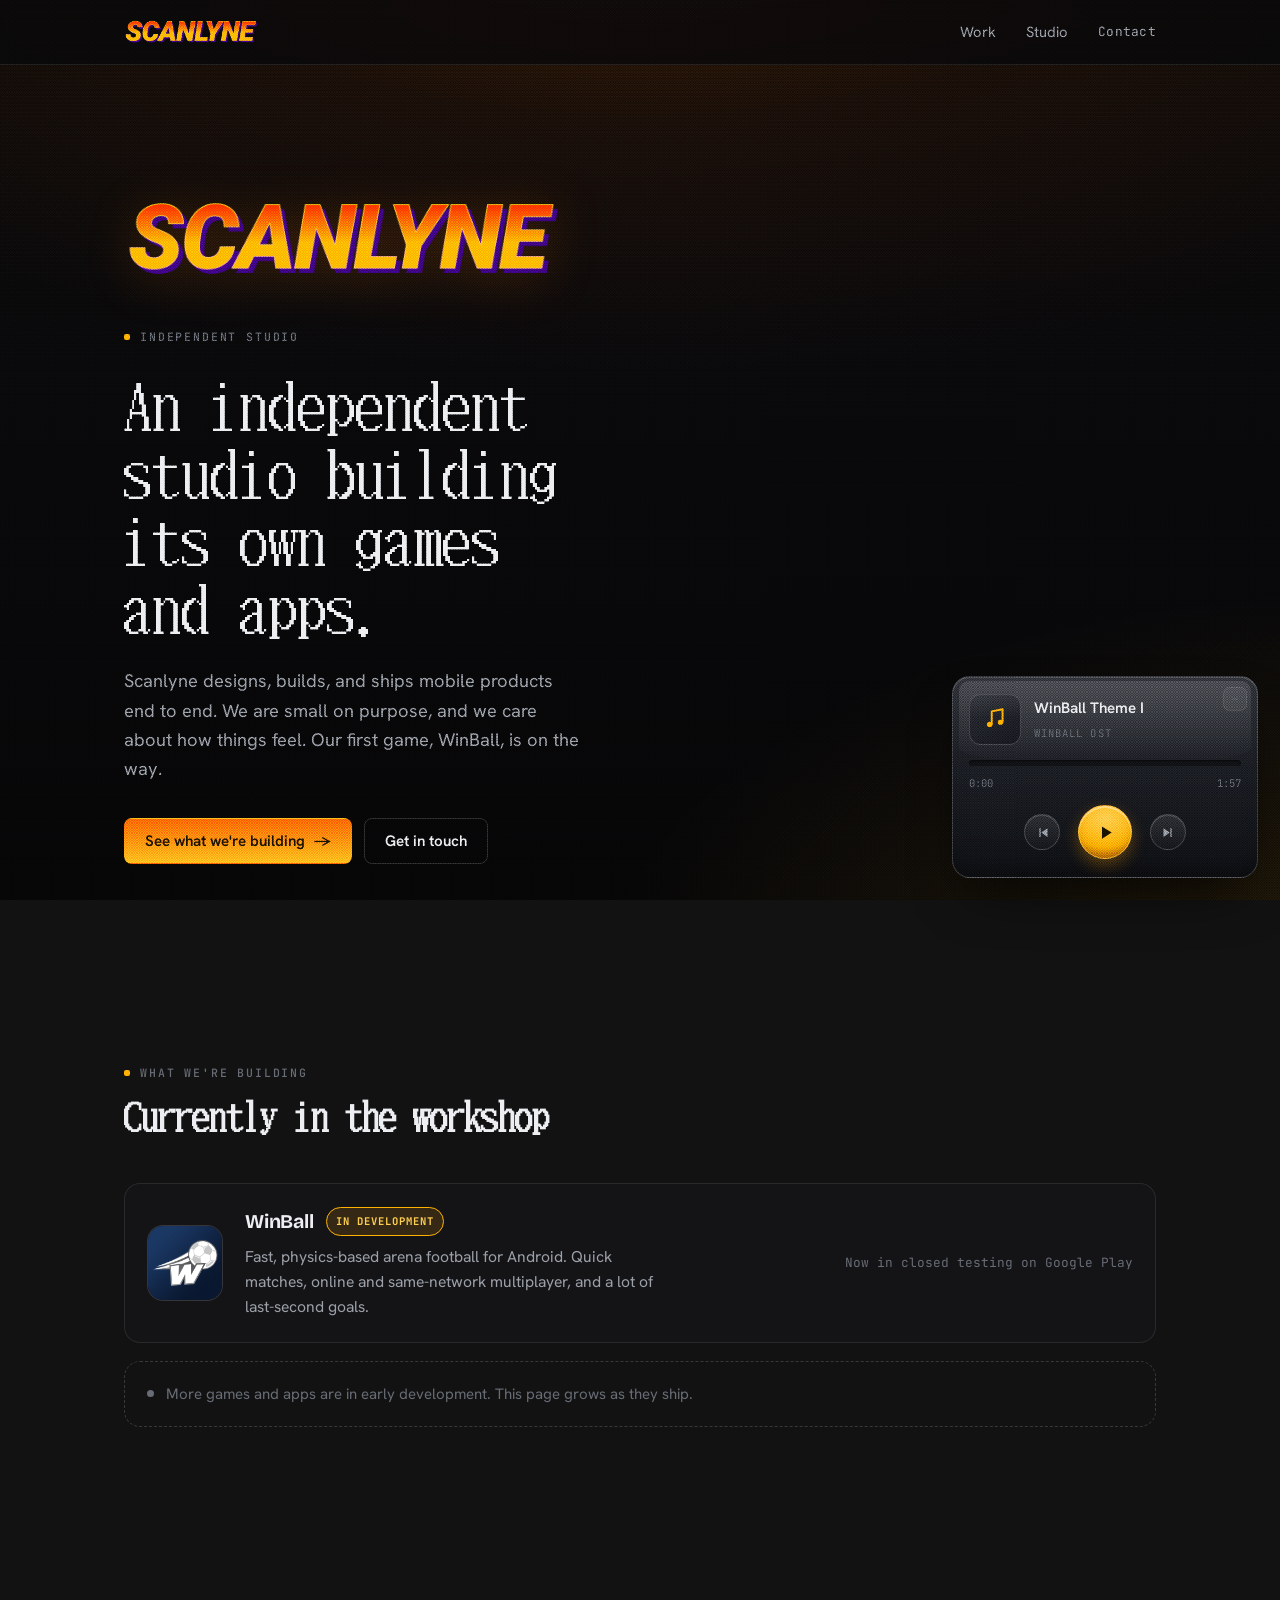
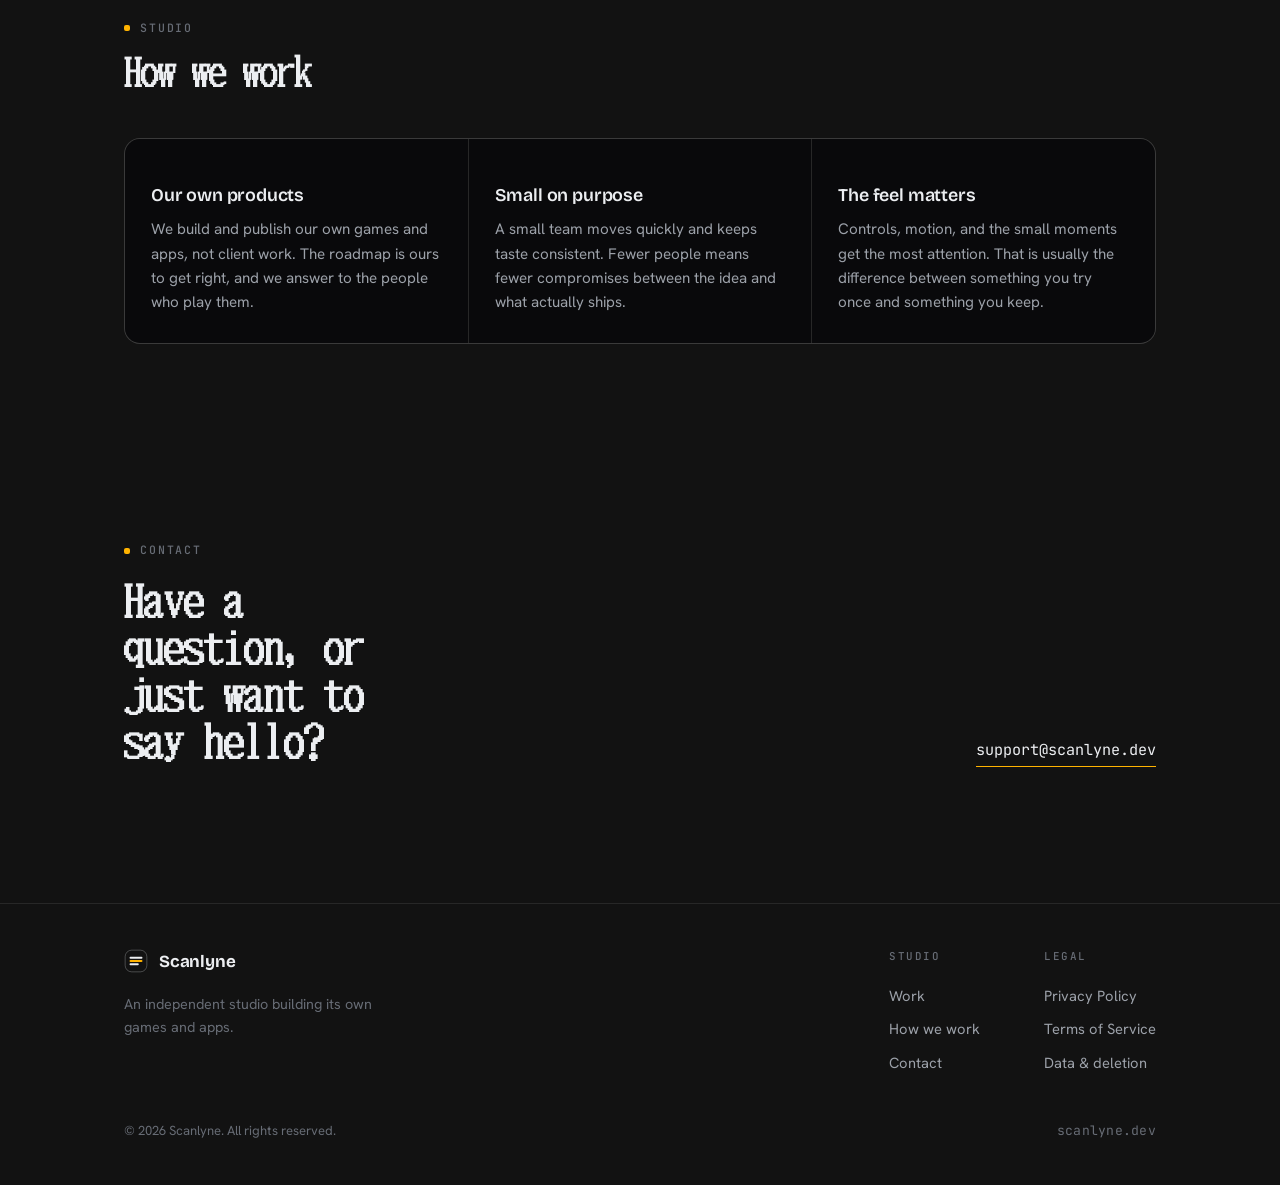
<file: index.html>
<!DOCTYPE html>
<html lang="en">
<head>
<meta charset="utf-8">
<meta name="viewport" content="width=device-width, initial-scale=1">
<title>Scanlyne — Independent games & apps studio</title>
<meta name="description" content="Scanlyne is an independent studio that designs, builds, and ships its own mobile games and apps. First game: WinBall.">
<meta name="theme-color" content="#09090b">
<meta property="og:title" content="Scanlyne">
<meta property="og:description" content="An independent studio building its own games and apps.">
<meta property="og:type" content="website">
<meta property="og:url" content="https://scanlyne.dev">
<link rel="icon" href="data:image/svg+xml,%3Csvg xmlns='http://www.w3.org/2000/svg' viewBox='0 0 26 26'%3E%3Crect x='1' y='1' width='24' height='24' rx='7' fill='%2309090b'/%3E%3Cpath d='M7 9.5h12' stroke='%23eceef1' stroke-width='2' stroke-linecap='round'/%3E%3Cpath d='M7 13h12' stroke='%23ffb300' stroke-width='2' stroke-linecap='round'/%3E%3Cpath d='M7 16.5h8' stroke='%23eceef1' stroke-width='2' stroke-linecap='round'/%3E%3C/svg%3E">
<link rel="preconnect" href="https://fonts.googleapis.com">
<link rel="preconnect" href="https://fonts.gstatic.com" crossorigin>
<link href="https://fonts.googleapis.com/css2?family=Bricolage+Grotesque:opsz,wght@12..96,500;12..96,600;12..96,700&family=Hanken+Grotesk:wght@400;500;600&family=JetBrains+Mono:wght@500&display=swap" rel="stylesheet">
<link rel="stylesheet" href="/styles.css">
</head>
<body>

<header class="site-header">
  <div class="wrap">
    <a class="brand" href="/" aria-label="Scanlyne home">
      <img class="brand-logo" src="/assets/scanlyne-logo.png" alt="Scanlyne" width="984" height="190">
    </a>
    <nav class="nav" aria-label="Primary">
      <a href="#work">Work</a>
      <a href="#studio">Studio</a>
      <a class="mono contact-link" href="mailto:support@scanlyne.dev">Contact</a>
    </nav>
  </div>
</header>

<main>
  <!-- Hero -->
  <section class="hero">
    <div class="wrap">
      <img class="hero-logo reveal" data-d="1" src="/assets/scanlyne-logo.png" alt="Scanlyne" width="984" height="190">
      <p class="eyebrow reveal" data-d="2">Independent studio</p>
      <h1 class="display reveal" data-d="2">An independent studio building its own games and apps.</h1>
      <p class="lead reveal" data-d="3">Scanlyne designs, builds, and ships mobile products end to end. We are small on purpose, and we care about how things feel. Our first game, WinBall, is on the way.</p>
      <div class="hero-cta reveal" data-d="4">
        <a class="btn btn-primary" href="#work">See what we're building <span class="arrow" aria-hidden="true">→</span></a>
        <a class="btn btn-ghost" href="mailto:support@scanlyne.dev">Get in touch</a>
      </div>
    </div>
  </section>

  <!-- Work -->
  <section class="section" id="work">
    <div class="wrap">
      <div class="section-head">
        <p class="eyebrow">What we're building</p>
        <h2 class="display">Currently in the workshop</h2>
      </div>

      <div class="work-list">
        <article class="product">
          <div class="thumb"><img src="/assets/winball.png" alt="WinBall app icon" width="76" height="76"></div>
          <div class="pbody">
            <div class="pname">WinBall <span class="chip">In development</span></div>
            <p class="pdesc">Fast, physics-based arena football for Android. Quick matches, online and same-network multiplayer, and a lot of last-second goals.</p>
          </div>
          <span class="plink">Now in closed testing on Google Play</span>
        </article>
      </div>

      <div class="more-note">
        <span class="dot" aria-hidden="true"></span>
        More games and apps are in early development. This page grows as they ship.
      </div>
    </div>
  </section>


  <!-- Studio -->
  <section class="section" id="studio">
    <div class="wrap">
      <div class="section-head">
        <p class="eyebrow">Studio</p>
        <h2 class="display">How we work</h2>
      </div>

      <div class="approach">
        <div class="cell">
          <h3>Our own products</h3>
          <p>We build and publish our own games and apps, not client work. The roadmap is ours to get right, and we answer to the people who play them.</p>
        </div>
        <div class="cell">
          <h3>Small on purpose</h3>
          <p>A small team moves quickly and keeps taste consistent. Fewer people means fewer compromises between the idea and what actually ships.</p>
        </div>
        <div class="cell">
          <h3>The feel matters</h3>
          <p>Controls, motion, and the small moments get the most attention. That is usually the difference between something you try once and something you keep.</p>
        </div>
      </div>
    </div>
  </section>

  <!-- Contact -->
  <section class="section" id="contact">
    <div class="wrap">
      <div class="contact">
        <div>
          <p class="eyebrow" style="margin-bottom:18px">Contact</p>
          <h2 class="display">Have a question, or just want to say hello?</h2>
        </div>
        <a class="mailto" href="mailto:support@scanlyne.dev">support@scanlyne.dev</a>
      </div>
    </div>
  </section>
</main>

<footer class="site-footer">
  <div class="wrap">
    <div class="footer-grid">
      <div class="footer-brand">
        <a class="brand" href="/" aria-label="Scanlyne home">
          <svg class="mark" width="24" height="24" viewBox="0 0 26 26" fill="none" aria-hidden="true">
            <rect x="1.25" y="1.25" width="23.5" height="23.5" rx="7" stroke="currentColor" stroke-opacity="0.28"/>
            <path d="M7 9.5h12" stroke="currentColor" stroke-width="2" stroke-linecap="round"/>
            <path d="M7 13h12" stroke="#ffb300" stroke-width="2" stroke-linecap="round"/>
            <path d="M7 16.5h8" stroke="currentColor" stroke-width="2" stroke-linecap="round"/>
          </svg>
          <span class="name">Scanlyne</span>
        </a>
        <p>An independent studio building its own games and apps.</p>
      </div>
      <div class="footer-cols">
        <div class="footer-col">
          <h4>Studio</h4>
          <a href="#work">Work</a>
          <a href="#studio">How we work</a>
          <a href="mailto:support@scanlyne.dev">Contact</a>
        </div>
        <div class="footer-col">
          <h4>Legal</h4>
          <a href="/privacy">Privacy Policy</a>
          <a href="/terms">Terms of Service</a>
          <a href="/delete-account">Data &amp; deletion</a>
        </div>
      </div>
    </div>
    <div class="footer-base">
      <span>© 2026 Scanlyne. All rights reserved.</span>
      <span class="mono">scanlyne.dev</span>
    </div>
  </div>
</footer>

<!-- Floating music player (follows scroll) -->
<div class="aero-dock" id="aeroDock">
  <button type="button" class="aero-bubble" aria-label="Open music player">
    <svg viewBox="0 0 24 24" fill="none" aria-hidden="true">
      <path d="M9 17V5l10-2v12" stroke="currentColor" stroke-width="1.9" stroke-linecap="round" stroke-linejoin="round"/>
      <circle cx="7" cy="17" r="2.4" fill="currentColor"/>
      <circle cx="17" cy="15" r="2.4" fill="currentColor"/>
    </svg>
  </button>

  <div class="aero" role="group" aria-label="Music player">
    <button type="button" class="aero-min" aria-label="Minimize player">
      <svg viewBox="0 0 24 24" fill="none" aria-hidden="true"><path d="M6 12h12" stroke="currentColor" stroke-width="2" stroke-linecap="round"/></svg>
    </button>

    <div class="aero-top">
      <div class="aero-art" aria-hidden="true">
        <svg viewBox="0 0 24 24" fill="none">
          <path d="M9 17V5l10-2v12" stroke="currentColor" stroke-width="1.8" stroke-linecap="round" stroke-linejoin="round"/>
          <circle cx="7" cy="17" r="2.4" fill="currentColor"/>
          <circle cx="17" cy="15" r="2.4" fill="currentColor"/>
        </svg>
      </div>
      <div class="aero-meta">
        <div class="aero-title">WinBall Theme I</div>
        <div class="aero-sub">WinBall OST</div>
      </div>
    </div>

    <div class="aero-progress">
      <div class="aero-trackbar"><div class="aero-fill"></div></div>
      <div class="aero-times"><span class="aero-cur">0:00</span><span class="aero-dur">0:00</span></div>
    </div>

    <div class="aero-controls">
      <button type="button" class="aero-btn sm" aria-label="Previous track">
        <svg viewBox="0 0 24 24" fill="currentColor"><path d="M7 5h2v14H7z M20 5l-10 7 10 7z"/></svg>
      </button>
      <button type="button" class="aero-btn aero-play" aria-label="Play or pause">
        <svg class="i-play" viewBox="0 0 24 24" fill="currentColor"><path d="M8 5v14l11-7z"/></svg>
        <svg class="i-pause" viewBox="0 0 24 24" fill="currentColor"><path d="M7 5h4v14H7z M13 5h4v14h-4z"/></svg>
      </button>
      <button type="button" class="aero-btn sm" aria-label="Next track">
        <svg viewBox="0 0 24 24" fill="currentColor"><path d="M15 5h2v14h-2z M4 5l10 7-10 7z"/></svg>
      </button>
    </div>

    <audio preload="metadata"></audio>
  </div>
</div>

<script>
(function () {
  var p = document.querySelector('.aero');
  if (!p) return;
  var audio   = p.querySelector('audio');
  var playBtn = p.querySelector('.aero-play');
  var prevEl  = p.querySelector('[aria-label="Previous track"]');
  var nextEl  = p.querySelector('[aria-label="Next track"]');
  var fill    = p.querySelector('.aero-fill');
  var bar     = p.querySelector('.aero-trackbar');
  var cur     = p.querySelector('.aero-cur');
  var dur     = p.querySelector('.aero-dur');
  var titleEl = p.querySelector('.aero-title');
  var subEl   = p.querySelector('.aero-sub');

  var playlist = [
    { src: '/assets/audio/winball-1.mp3', title: 'WinBall Theme I',   sub: 'WinBall OST' },
    { src: '/assets/audio/winball-2.mp3', title: 'WinBall Theme II',  sub: 'WinBall OST' },
    { src: '/assets/audio/winball-3.mp3', title: 'WinBall Theme III', sub: 'WinBall OST' }
  ];
  var idx = 0;

  function fmt(t) {
    if (!isFinite(t) || isNaN(t)) return '0:00';
    var m = Math.floor(t / 60), s = Math.floor(t % 60);
    return m + ':' + (s < 10 ? '0' : '') + s;
  }
  function load(i, autoplay) {
    idx = (i % playlist.length + playlist.length) % playlist.length;
    var t = playlist[idx];
    audio.src = t.src;
    titleEl.textContent = t.title;
    subEl.textContent = t.sub;
    fill.style.width = '0%'; cur.textContent = '0:00'; dur.textContent = '0:00';
    if (autoplay) audio.play().catch(function () {});
  }

  load(0, false);

  playBtn.addEventListener('click', function () {
    if (audio.paused) { audio.play().catch(function () {}); } else { audio.pause(); }
  });
  prevEl.addEventListener('click', function () { var w = !audio.paused; load(idx - 1, w); });
  nextEl.addEventListener('click', function () { var w = !audio.paused; load(idx + 1, w); });
  audio.addEventListener('play',  function () { p.classList.add('playing'); });
  audio.addEventListener('pause', function () { p.classList.remove('playing'); });
  audio.addEventListener('ended', function () { load(idx + 1, true); });   // auto-advance
  audio.addEventListener('loadedmetadata', function () { dur.textContent = fmt(audio.duration); });
  audio.addEventListener('timeupdate', function () {
    var pct = audio.duration ? (audio.currentTime / audio.duration * 100) : 0;
    fill.style.width = pct + '%';
    cur.textContent = fmt(audio.currentTime);
  });
  bar.addEventListener('click', function (e) {
    if (!audio.duration) return;
    var r = bar.getBoundingClientRect();
    audio.currentTime = Math.min(1, Math.max(0, (e.clientX - r.left) / r.width)) * audio.duration;
  });

  // Minimize to a bubble / expand back.
  var dock   = document.getElementById('aeroDock');
  var minEl  = p.querySelector('.aero-min');
  var bubble = dock ? dock.querySelector('.aero-bubble') : null;
  if (minEl && dock)  minEl.addEventListener('click', function () { dock.classList.add('min'); });
  if (bubble && dock) bubble.addEventListener('click', function () { dock.classList.remove('min'); });
})();
</script>

</body>
</html>
</file>
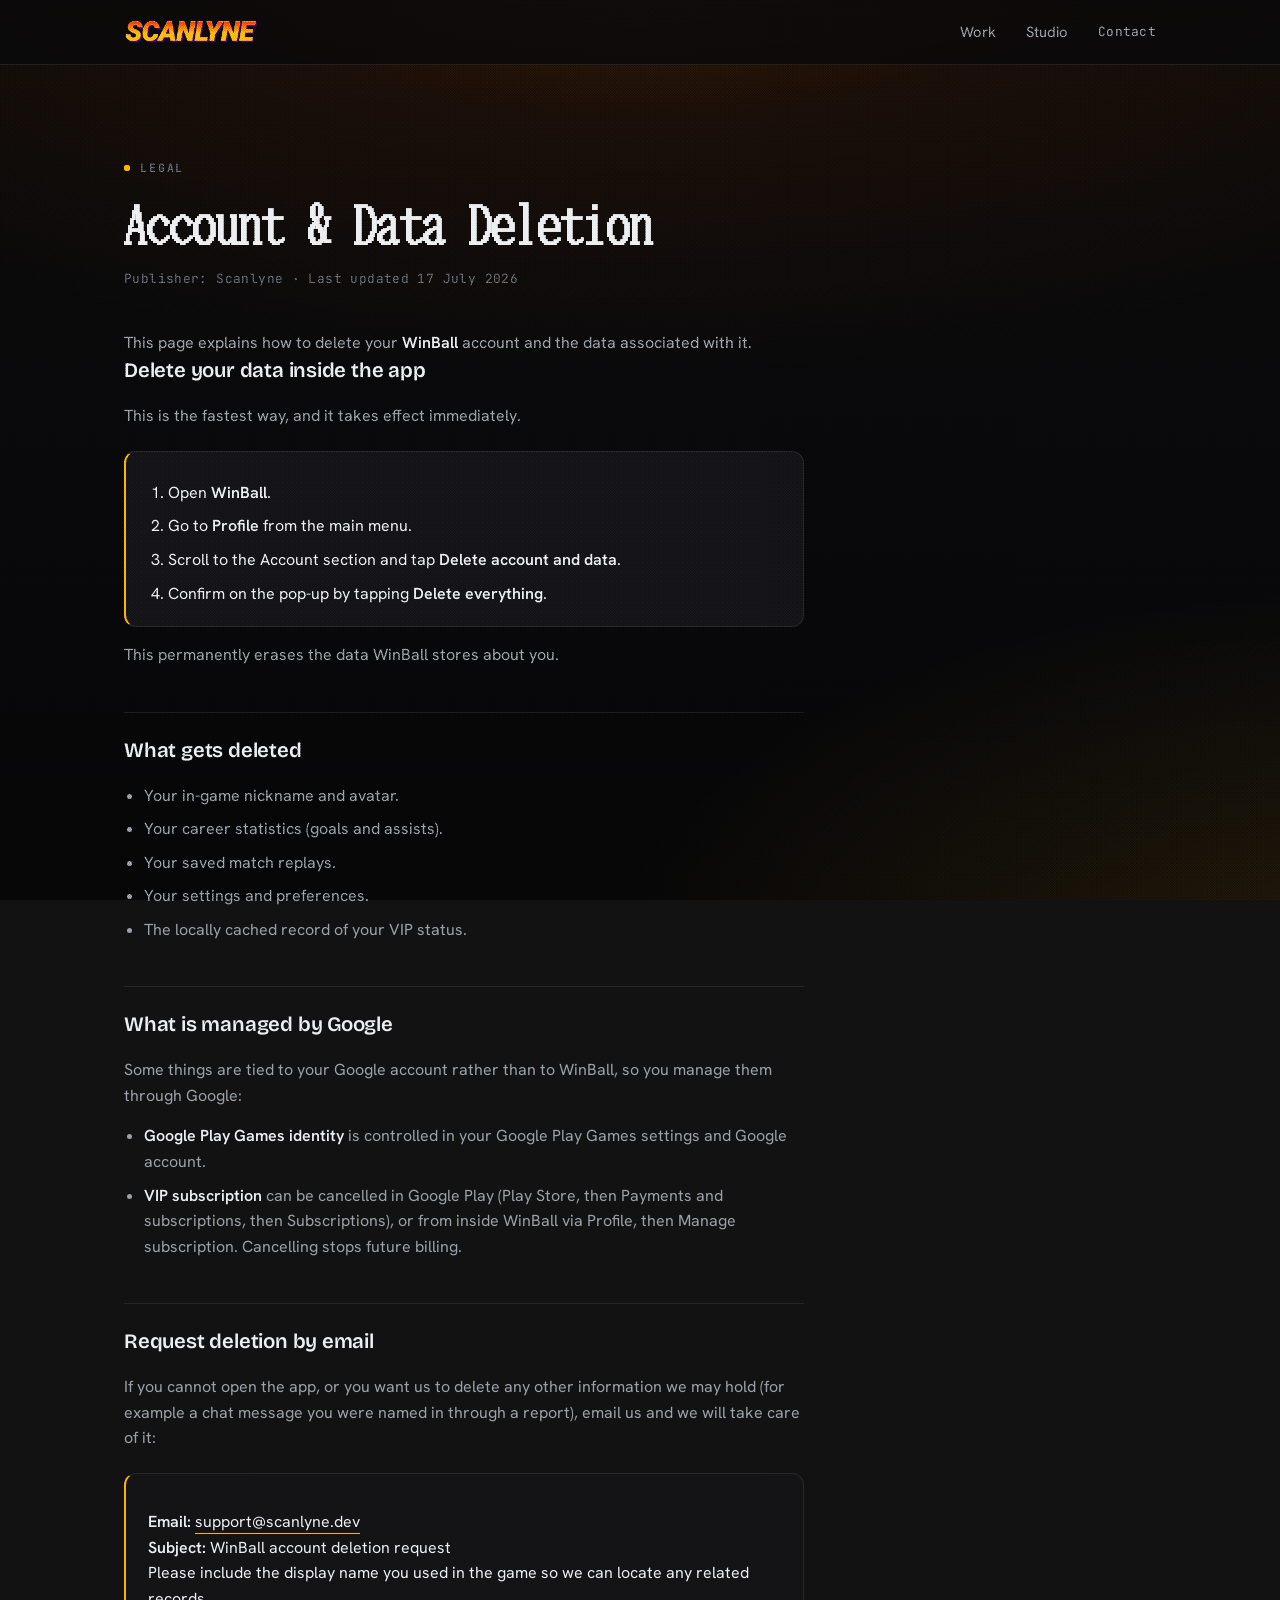
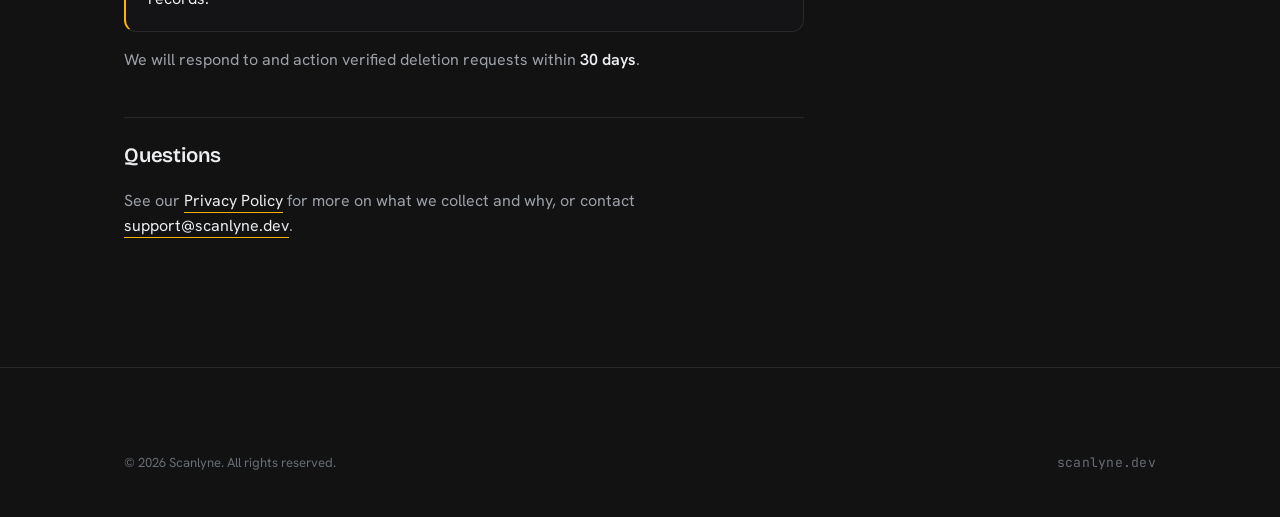
<file: delete-account/index.html>
<!DOCTYPE html>
<html lang="en">
<head>
<meta charset="utf-8">
<meta name="viewport" content="width=device-width, initial-scale=1">
<title>Account & Data Deletion — Scanlyne</title>
<meta name="description" content="How to delete your WinBall account and the data associated with it.">
<meta name="theme-color" content="#09090b">
<link rel="icon" href="data:image/svg+xml,%3Csvg xmlns='http://www.w3.org/2000/svg' viewBox='0 0 26 26'%3E%3Crect x='1' y='1' width='24' height='24' rx='7' fill='%2309090b'/%3E%3Cpath d='M7 9.5h12' stroke='%23eceef1' stroke-width='2' stroke-linecap='round'/%3E%3Cpath d='M7 13h12' stroke='%23ffb300' stroke-width='2' stroke-linecap='round'/%3E%3Cpath d='M7 16.5h8' stroke='%23eceef1' stroke-width='2' stroke-linecap='round'/%3E%3C/svg%3E">
<link rel="preconnect" href="https://fonts.googleapis.com">
<link rel="preconnect" href="https://fonts.gstatic.com" crossorigin>
<link href="https://fonts.googleapis.com/css2?family=Bricolage+Grotesque:opsz,wght@12..96,500;12..96,600;12..96,700&family=Hanken+Grotesk:wght@400;500;600&family=JetBrains+Mono:wght@500&display=swap" rel="stylesheet">
<link rel="stylesheet" href="/styles.css">
</head>
<body>

<header class="site-header">
  <div class="wrap">
    <a class="brand" href="/" aria-label="Scanlyne home">
      <img class="brand-logo" src="/assets/scanlyne-logo.png" alt="Scanlyne" width="984" height="190">
    </a>
    <nav class="nav" aria-label="Primary">
      <a href="/#work">Work</a>
      <a href="/#studio">Studio</a>
      <a class="mono contact-link" href="mailto:support@scanlyne.dev">Contact</a>
    </nav>
  </div>
</header>

<main class="wrap article">
  <div class="article-head">
    <p class="eyebrow">Legal</p>
    <h1 class="display">Account &amp; Data Deletion</h1>
    <p class="meta">Publisher: Scanlyne · Last updated 17 July 2026</p>
  </div>

  <article class="prose">
    <p>This page explains how to delete your <strong>WinBall</strong> account and the data associated with it.</p>

    <h2>Delete your data inside the app</h2>
    <p>This is the fastest way, and it takes effect immediately.</p>
    <div class="callout">
      <ol>
        <li>Open <strong>WinBall</strong>.</li>
        <li>Go to <strong>Profile</strong> from the main menu.</li>
        <li>Scroll to the Account section and tap <strong>Delete account and data</strong>.</li>
        <li>Confirm on the pop-up by tapping <strong>Delete everything</strong>.</li>
      </ol>
    </div>
    <p>This permanently erases the data WinBall stores about you.</p>

    <h2>What gets deleted</h2>
    <ul>
      <li>Your in-game nickname and avatar.</li>
      <li>Your career statistics (goals and assists).</li>
      <li>Your saved match replays.</li>
      <li>Your settings and preferences.</li>
      <li>The locally cached record of your VIP status.</li>
    </ul>

    <h2>What is managed by Google</h2>
    <p>Some things are tied to your Google account rather than to WinBall, so you manage them through Google:</p>
    <ul>
      <li><strong>Google Play Games identity</strong> is controlled in your Google Play Games settings and Google account.</li>
      <li><strong>VIP subscription</strong> can be cancelled in Google Play (Play Store, then Payments and subscriptions, then Subscriptions), or from inside WinBall via Profile, then Manage subscription. Cancelling stops future billing.</li>
    </ul>

    <h2>Request deletion by email</h2>
    <p>If you cannot open the app, or you want us to delete any other information we may hold (for example a chat message you were named in through a report), email us and we will take care of it:</p>
    <div class="callout">
      <p><strong>Email:</strong> <a href="mailto:support@scanlyne.dev?subject=WinBall%20account%20deletion%20request">support@scanlyne.dev</a><br>
      <strong>Subject:</strong> WinBall account deletion request<br>
      Please include the display name you used in the game so we can locate any related records.</p>
    </div>
    <p>We will respond to and action verified deletion requests within <strong>30 days</strong>.</p>

    <h2>Questions</h2>
    <p>See our <a href="/privacy">Privacy Policy</a> for more on what we collect and why, or contact <a href="mailto:support@scanlyne.dev">support@scanlyne.dev</a>.</p>
  </article>
</main>

<footer class="site-footer">
  <div class="wrap">
    <div class="footer-base">
      <span>© 2026 Scanlyne. All rights reserved.</span>
      <span class="mono"><a href="/">scanlyne.dev</a></span>
    </div>
  </div>
</footer>

</body>
</html>
</file>
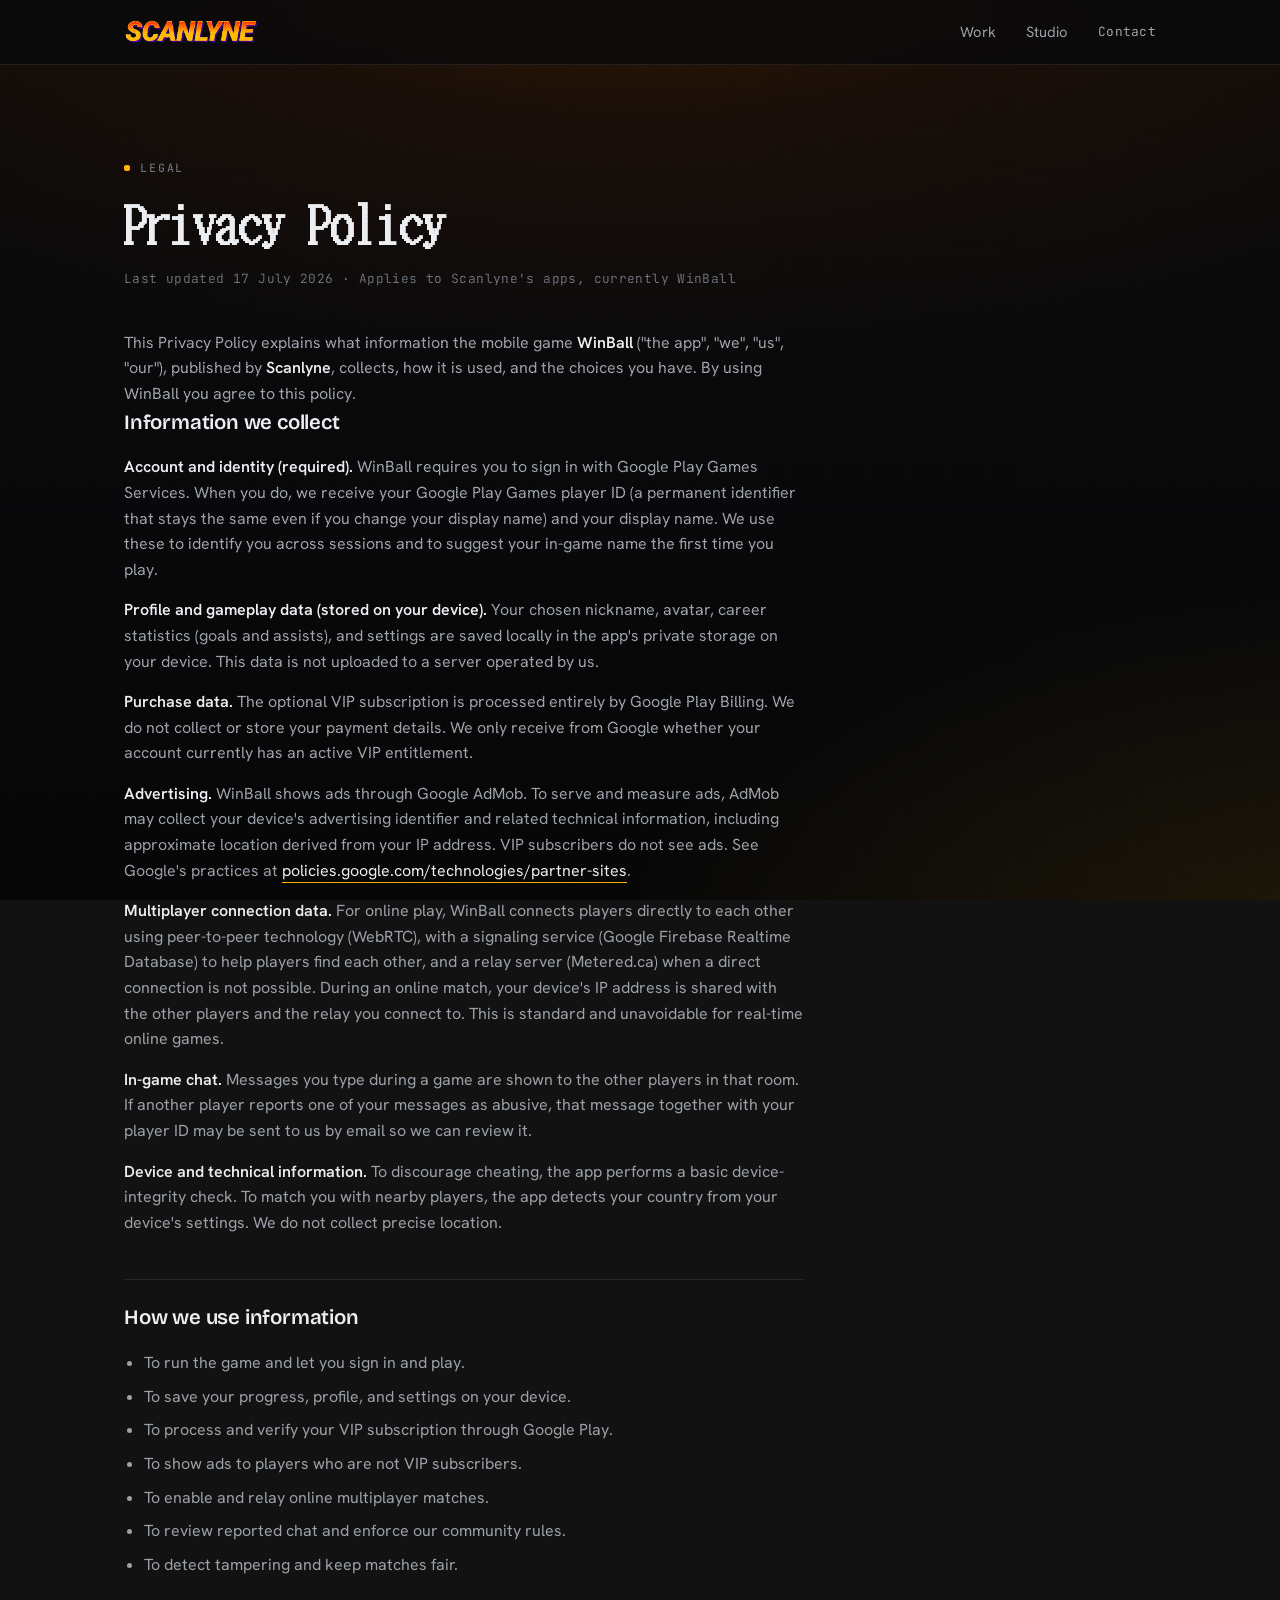
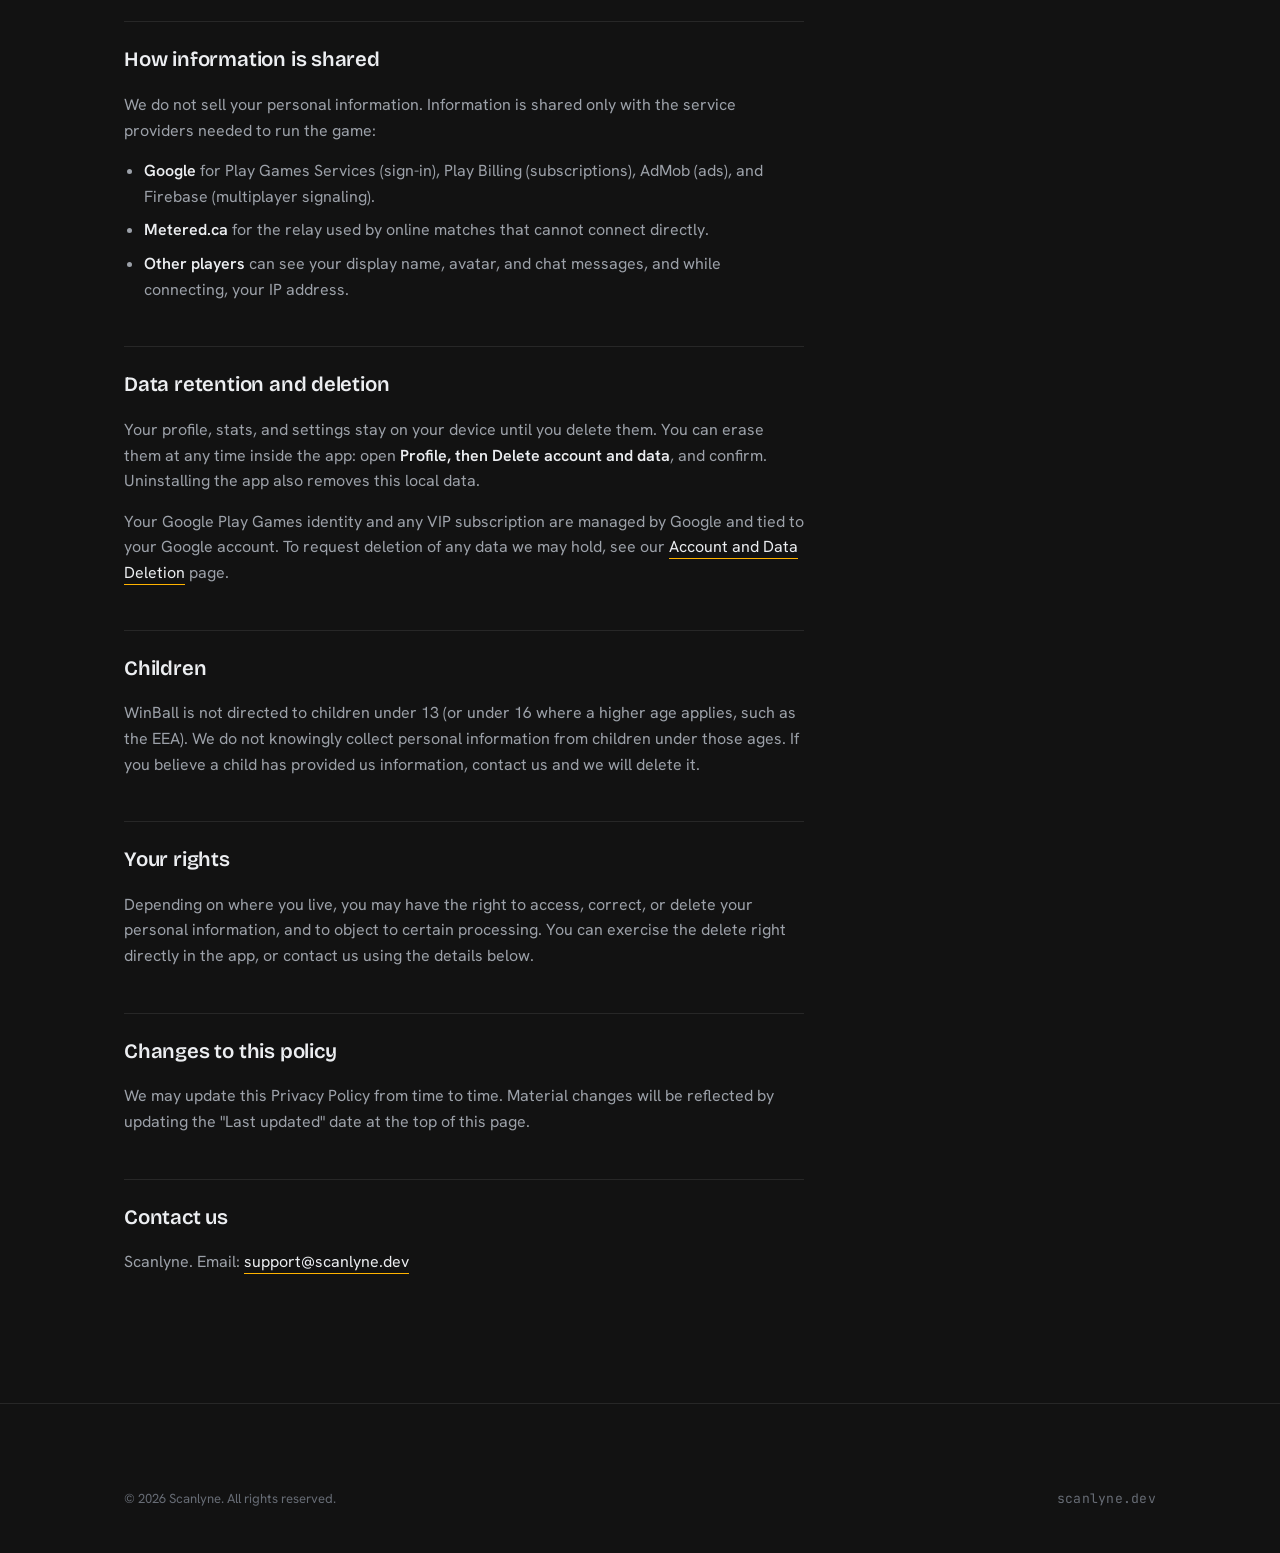
<file: privacy/index.html>
<!DOCTYPE html>
<html lang="en">
<head>
<meta charset="utf-8">
<meta name="viewport" content="width=device-width, initial-scale=1">
<title>Privacy Policy — Scanlyne</title>
<meta name="description" content="How Scanlyne's apps, including WinBall, collect, use, and share your data.">
<meta name="theme-color" content="#09090b">
<link rel="icon" href="data:image/svg+xml,%3Csvg xmlns='http://www.w3.org/2000/svg' viewBox='0 0 26 26'%3E%3Crect x='1' y='1' width='24' height='24' rx='7' fill='%2309090b'/%3E%3Cpath d='M7 9.5h12' stroke='%23eceef1' stroke-width='2' stroke-linecap='round'/%3E%3Cpath d='M7 13h12' stroke='%23ffb300' stroke-width='2' stroke-linecap='round'/%3E%3Cpath d='M7 16.5h8' stroke='%23eceef1' stroke-width='2' stroke-linecap='round'/%3E%3C/svg%3E">
<link rel="preconnect" href="https://fonts.googleapis.com">
<link rel="preconnect" href="https://fonts.gstatic.com" crossorigin>
<link href="https://fonts.googleapis.com/css2?family=Bricolage+Grotesque:opsz,wght@12..96,500;12..96,600;12..96,700&family=Hanken+Grotesk:wght@400;500;600&family=JetBrains+Mono:wght@500&display=swap" rel="stylesheet">
<link rel="stylesheet" href="/styles.css">
</head>
<body>

<header class="site-header">
  <div class="wrap">
    <a class="brand" href="/" aria-label="Scanlyne home">
      <img class="brand-logo" src="/assets/scanlyne-logo.png" alt="Scanlyne" width="984" height="190">
    </a>
    <nav class="nav" aria-label="Primary">
      <a href="/#work">Work</a>
      <a href="/#studio">Studio</a>
      <a class="mono contact-link" href="mailto:support@scanlyne.dev">Contact</a>
    </nav>
  </div>
</header>

<main class="wrap article">
  <div class="article-head">
    <p class="eyebrow">Legal</p>
    <h1 class="display">Privacy Policy</h1>
    <p class="meta">Last updated 17 July 2026 · Applies to Scanlyne's apps, currently WinBall</p>
  </div>

  <article class="prose">
    <p>This Privacy Policy explains what information the mobile game <strong>WinBall</strong> ("the app", "we", "us", "our"), published by <strong>Scanlyne</strong>, collects, how it is used, and the choices you have. By using WinBall you agree to this policy.</p>

    <h2>Information we collect</h2>
    <p><strong>Account and identity (required).</strong> WinBall requires you to sign in with Google Play Games Services. When you do, we receive your Google Play Games player ID (a permanent identifier that stays the same even if you change your display name) and your display name. We use these to identify you across sessions and to suggest your in-game name the first time you play.</p>
    <p><strong>Profile and gameplay data (stored on your device).</strong> Your chosen nickname, avatar, career statistics (goals and assists), and settings are saved locally in the app's private storage on your device. This data is not uploaded to a server operated by us.</p>
    <p><strong>Purchase data.</strong> The optional VIP subscription is processed entirely by Google Play Billing. We do not collect or store your payment details. We only receive from Google whether your account currently has an active VIP entitlement.</p>
    <p><strong>Advertising.</strong> WinBall shows ads through Google AdMob. To serve and measure ads, AdMob may collect your device's advertising identifier and related technical information, including approximate location derived from your IP address. VIP subscribers do not see ads. See Google's practices at <a href="https://policies.google.com/technologies/partner-sites">policies.google.com/technologies/partner-sites</a>.</p>
    <p><strong>Multiplayer connection data.</strong> For online play, WinBall connects players directly to each other using peer-to-peer technology (WebRTC), with a signaling service (Google Firebase Realtime Database) to help players find each other, and a relay server (Metered.ca) when a direct connection is not possible. During an online match, your device's IP address is shared with the other players and the relay you connect to. This is standard and unavoidable for real-time online games.</p>
    <p><strong>In-game chat.</strong> Messages you type during a game are shown to the other players in that room. If another player reports one of your messages as abusive, that message together with your player ID may be sent to us by email so we can review it.</p>
    <p><strong>Device and technical information.</strong> To discourage cheating, the app performs a basic device-integrity check. To match you with nearby players, the app detects your country from your device's settings. We do not collect precise location.</p>

    <h2>How we use information</h2>
    <ul>
      <li>To run the game and let you sign in and play.</li>
      <li>To save your progress, profile, and settings on your device.</li>
      <li>To process and verify your VIP subscription through Google Play.</li>
      <li>To show ads to players who are not VIP subscribers.</li>
      <li>To enable and relay online multiplayer matches.</li>
      <li>To review reported chat and enforce our community rules.</li>
      <li>To detect tampering and keep matches fair.</li>
    </ul>

    <h2>How information is shared</h2>
    <p>We do not sell your personal information. Information is shared only with the service providers needed to run the game:</p>
    <ul>
      <li><strong>Google</strong> for Play Games Services (sign-in), Play Billing (subscriptions), AdMob (ads), and Firebase (multiplayer signaling).</li>
      <li><strong>Metered.ca</strong> for the relay used by online matches that cannot connect directly.</li>
      <li><strong>Other players</strong> can see your display name, avatar, and chat messages, and while connecting, your IP address.</li>
    </ul>

    <h2>Data retention and deletion</h2>
    <p>Your profile, stats, and settings stay on your device until you delete them. You can erase them at any time inside the app: open <strong>Profile, then Delete account and data</strong>, and confirm. Uninstalling the app also removes this local data.</p>
    <p>Your Google Play Games identity and any VIP subscription are managed by Google and tied to your Google account. To request deletion of any data we may hold, see our <a href="/delete-account">Account and Data Deletion</a> page.</p>

    <h2>Children</h2>
    <p>WinBall is not directed to children under 13 (or under 16 where a higher age applies, such as the EEA). We do not knowingly collect personal information from children under those ages. If you believe a child has provided us information, contact us and we will delete it.</p>

    <h2>Your rights</h2>
    <p>Depending on where you live, you may have the right to access, correct, or delete your personal information, and to object to certain processing. You can exercise the delete right directly in the app, or contact us using the details below.</p>

    <h2>Changes to this policy</h2>
    <p>We may update this Privacy Policy from time to time. Material changes will be reflected by updating the "Last updated" date at the top of this page.</p>

    <h2>Contact us</h2>
    <p>Scanlyne. Email: <a href="mailto:support@scanlyne.dev">support@scanlyne.dev</a></p>
  </article>
</main>

<footer class="site-footer">
  <div class="wrap">
    <div class="footer-base">
      <span>© 2026 Scanlyne. All rights reserved.</span>
      <span class="mono"><a href="/">scanlyne.dev</a></span>
    </div>
  </div>
</footer>

</body>
</html>
</file>
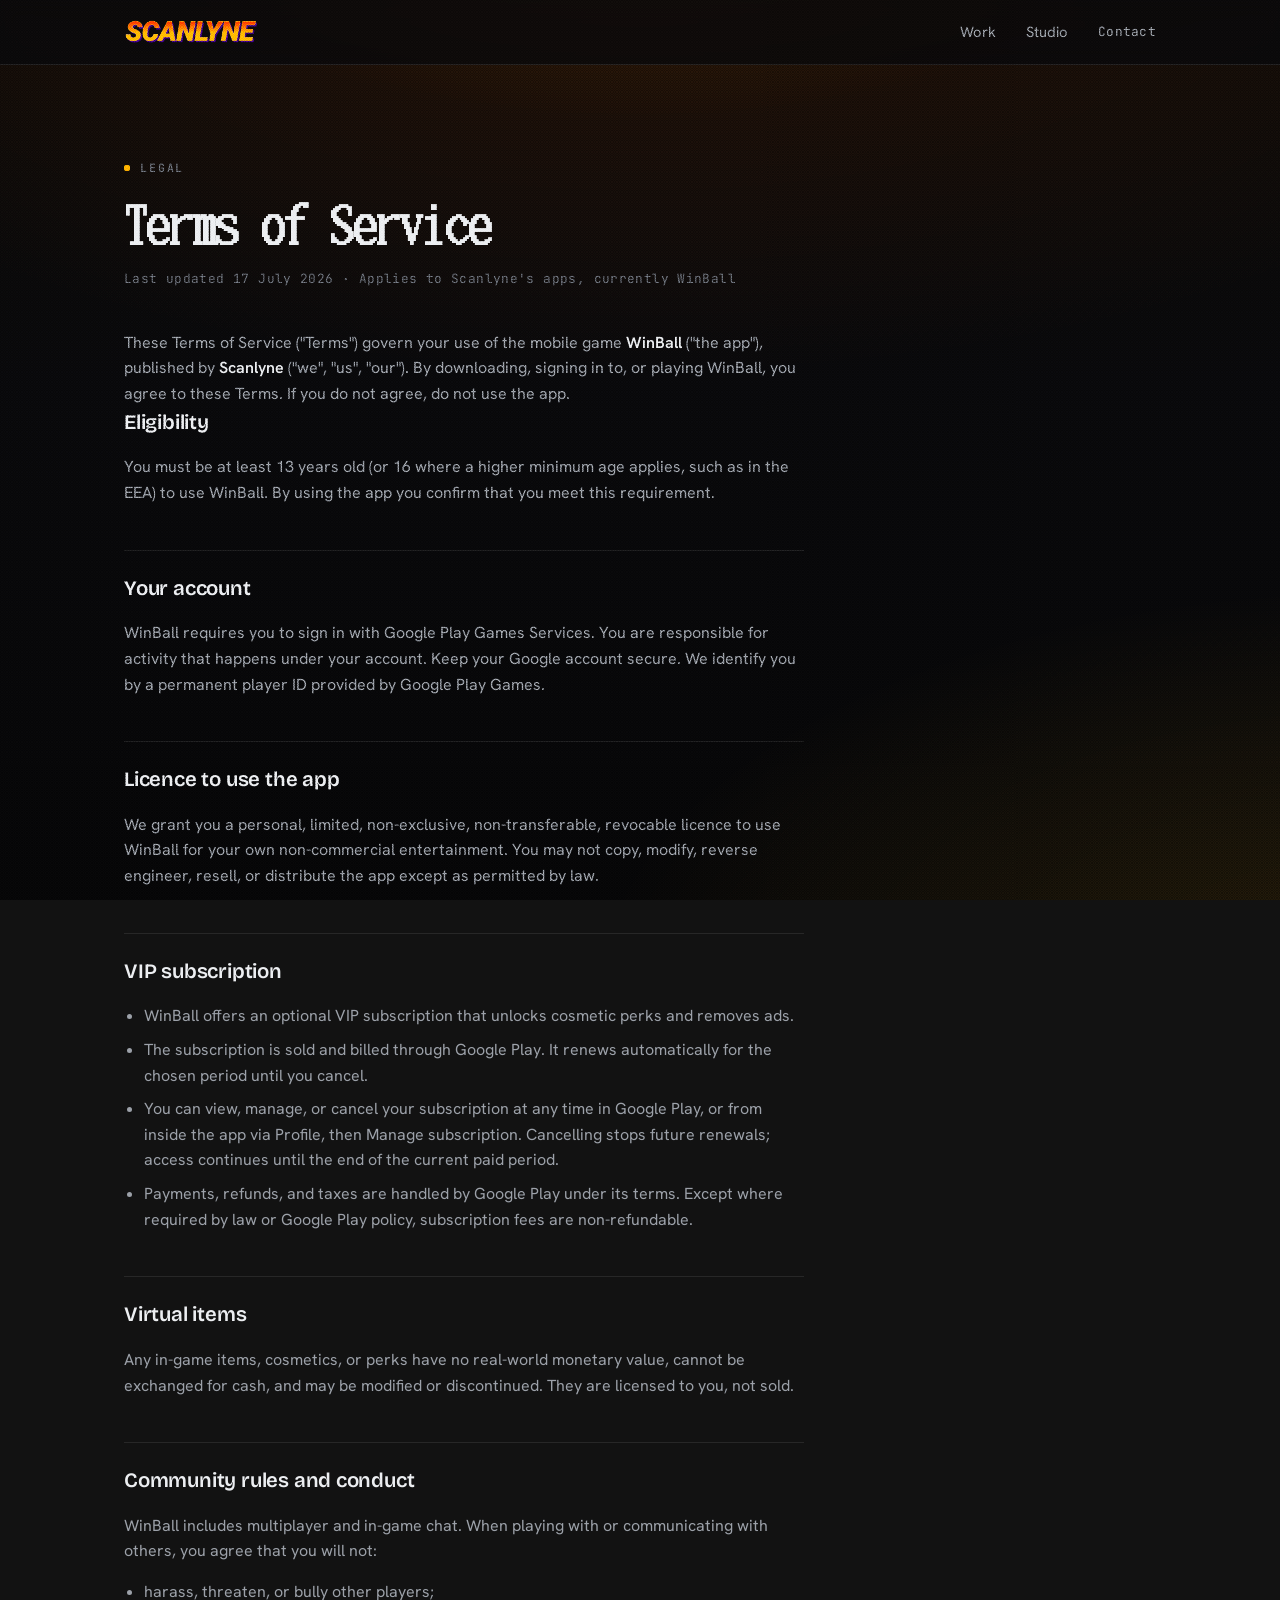
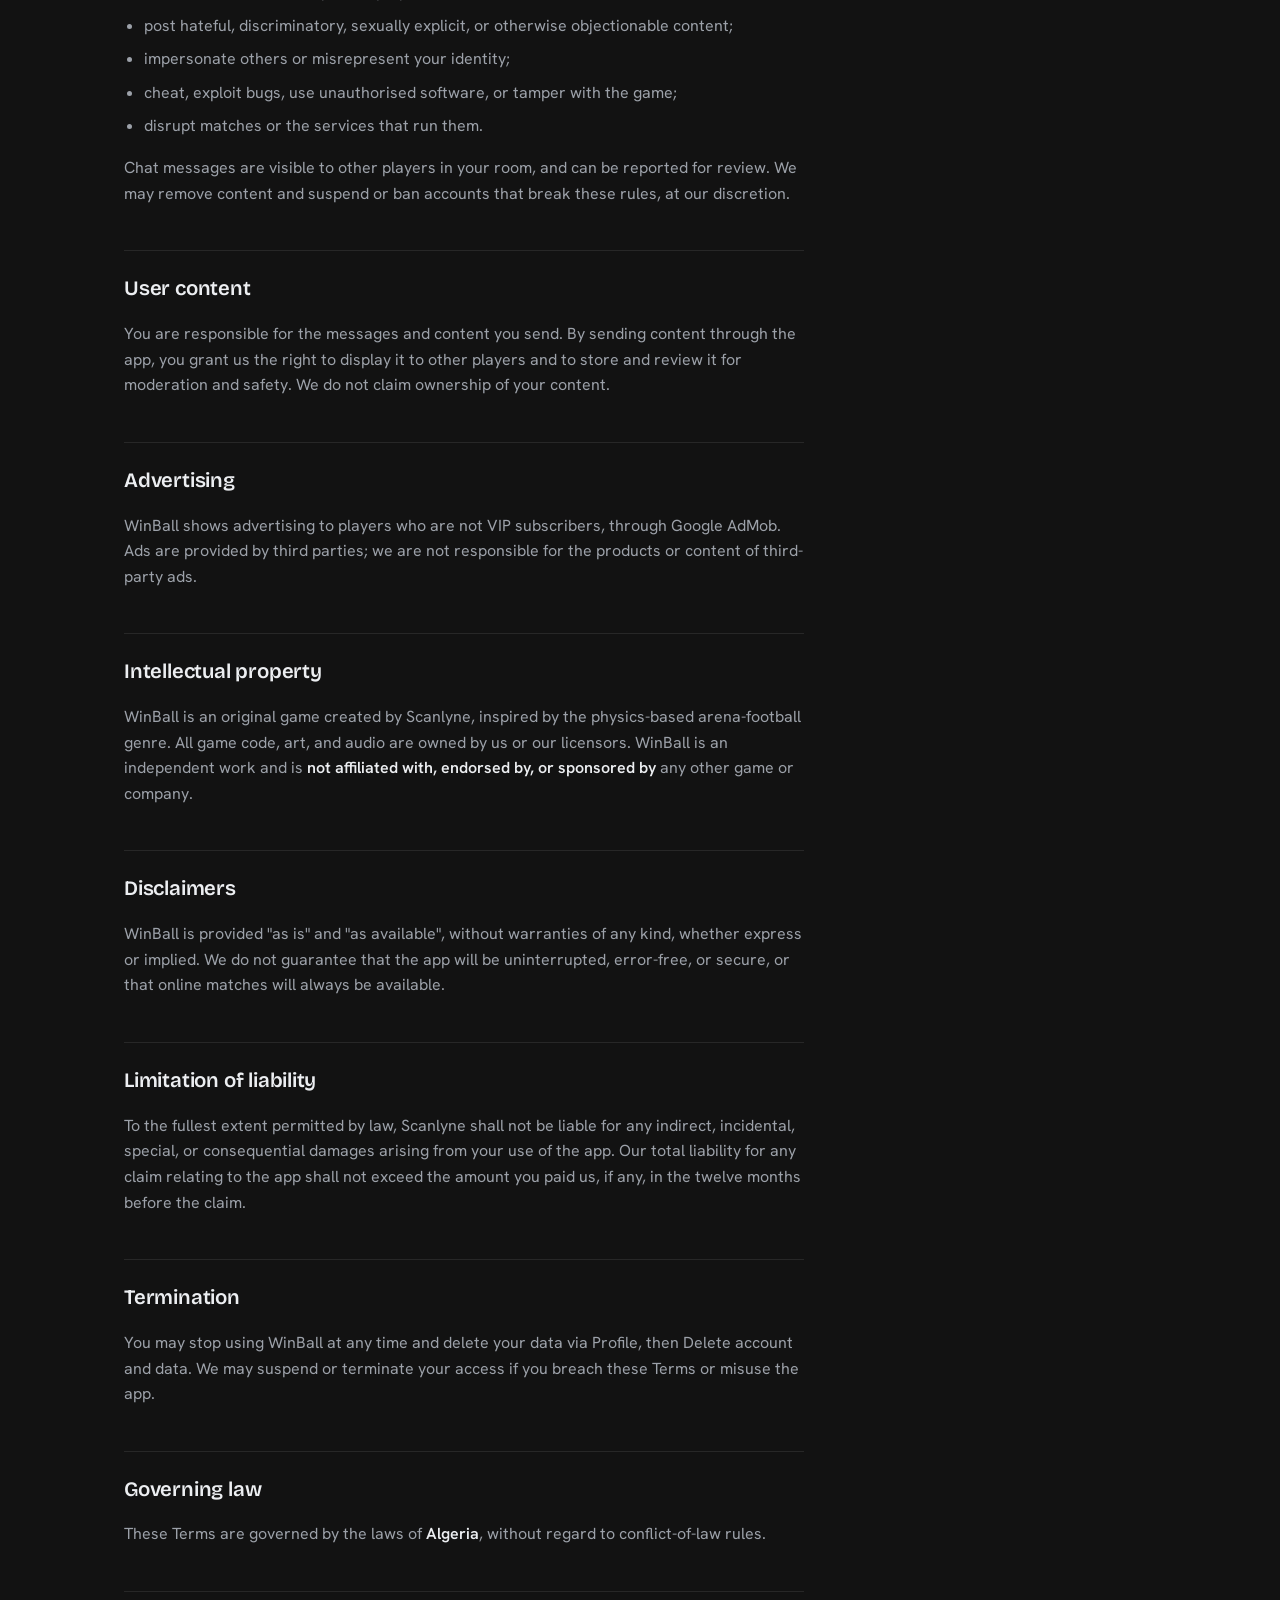
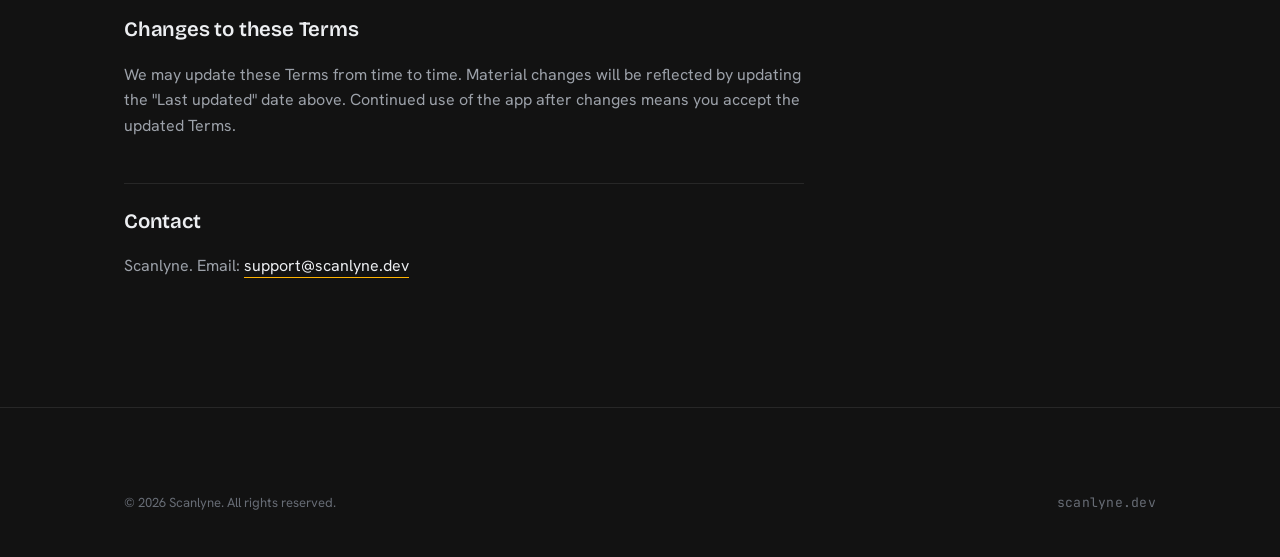
<file: terms/index.html>
<!DOCTYPE html>
<html lang="en">
<head>
<meta charset="utf-8">
<meta name="viewport" content="width=device-width, initial-scale=1">
<title>Terms of Service — Scanlyne</title>
<meta name="description" content="The terms that govern use of Scanlyne's apps, including WinBall.">
<meta name="theme-color" content="#09090b">
<link rel="icon" href="data:image/svg+xml,%3Csvg xmlns='http://www.w3.org/2000/svg' viewBox='0 0 26 26'%3E%3Crect x='1' y='1' width='24' height='24' rx='7' fill='%2309090b'/%3E%3Cpath d='M7 9.5h12' stroke='%23eceef1' stroke-width='2' stroke-linecap='round'/%3E%3Cpath d='M7 13h12' stroke='%23ffb300' stroke-width='2' stroke-linecap='round'/%3E%3Cpath d='M7 16.5h8' stroke='%23eceef1' stroke-width='2' stroke-linecap='round'/%3E%3C/svg%3E">
<link rel="preconnect" href="https://fonts.googleapis.com">
<link rel="preconnect" href="https://fonts.gstatic.com" crossorigin>
<link href="https://fonts.googleapis.com/css2?family=Bricolage+Grotesque:opsz,wght@12..96,500;12..96,600;12..96,700&family=Hanken+Grotesk:wght@400;500;600&family=JetBrains+Mono:wght@500&display=swap" rel="stylesheet">
<link rel="stylesheet" href="/styles.css">
</head>
<body>

<header class="site-header">
  <div class="wrap">
    <a class="brand" href="/" aria-label="Scanlyne home">
      <img class="brand-logo" src="/assets/scanlyne-logo.png" alt="Scanlyne" width="984" height="190">
    </a>
    <nav class="nav" aria-label="Primary">
      <a href="/#work">Work</a>
      <a href="/#studio">Studio</a>
      <a class="mono contact-link" href="mailto:support@scanlyne.dev">Contact</a>
    </nav>
  </div>
</header>

<main class="wrap article">
  <div class="article-head">
    <p class="eyebrow">Legal</p>
    <h1 class="display">Terms of Service</h1>
    <p class="meta">Last updated 17 July 2026 · Applies to Scanlyne's apps, currently WinBall</p>
  </div>

  <article class="prose">
    <p>These Terms of Service ("Terms") govern your use of the mobile game <strong>WinBall</strong> ("the app"), published by <strong>Scanlyne</strong> ("we", "us", "our"). By downloading, signing in to, or playing WinBall, you agree to these Terms. If you do not agree, do not use the app.</p>

    <h2>Eligibility</h2>
    <p>You must be at least 13 years old (or 16 where a higher minimum age applies, such as in the EEA) to use WinBall. By using the app you confirm that you meet this requirement.</p>

    <h2>Your account</h2>
    <p>WinBall requires you to sign in with Google Play Games Services. You are responsible for activity that happens under your account. Keep your Google account secure. We identify you by a permanent player ID provided by Google Play Games.</p>

    <h2>Licence to use the app</h2>
    <p>We grant you a personal, limited, non-exclusive, non-transferable, revocable licence to use WinBall for your own non-commercial entertainment. You may not copy, modify, reverse engineer, resell, or distribute the app except as permitted by law.</p>

    <h2>VIP subscription</h2>
    <ul>
      <li>WinBall offers an optional VIP subscription that unlocks cosmetic perks and removes ads.</li>
      <li>The subscription is sold and billed through Google Play. It renews automatically for the chosen period until you cancel.</li>
      <li>You can view, manage, or cancel your subscription at any time in Google Play, or from inside the app via Profile, then Manage subscription. Cancelling stops future renewals; access continues until the end of the current paid period.</li>
      <li>Payments, refunds, and taxes are handled by Google Play under its terms. Except where required by law or Google Play policy, subscription fees are non-refundable.</li>
    </ul>

    <h2>Virtual items</h2>
    <p>Any in-game items, cosmetics, or perks have no real-world monetary value, cannot be exchanged for cash, and may be modified or discontinued. They are licensed to you, not sold.</p>

    <h2>Community rules and conduct</h2>
    <p>WinBall includes multiplayer and in-game chat. When playing with or communicating with others, you agree that you will not:</p>
    <ul>
      <li>harass, threaten, or bully other players;</li>
      <li>post hateful, discriminatory, sexually explicit, or otherwise objectionable content;</li>
      <li>impersonate others or misrepresent your identity;</li>
      <li>cheat, exploit bugs, use unauthorised software, or tamper with the game;</li>
      <li>disrupt matches or the services that run them.</li>
    </ul>
    <p>Chat messages are visible to other players in your room, and can be reported for review. We may remove content and suspend or ban accounts that break these rules, at our discretion.</p>

    <h2>User content</h2>
    <p>You are responsible for the messages and content you send. By sending content through the app, you grant us the right to display it to other players and to store and review it for moderation and safety. We do not claim ownership of your content.</p>

    <h2>Advertising</h2>
    <p>WinBall shows advertising to players who are not VIP subscribers, through Google AdMob. Ads are provided by third parties; we are not responsible for the products or content of third-party ads.</p>

    <h2>Intellectual property</h2>
    <p>WinBall is an original game created by Scanlyne, inspired by the physics-based arena-football genre. All game code, art, and audio are owned by us or our licensors. WinBall is an independent work and is <strong>not affiliated with, endorsed by, or sponsored by</strong> any other game or company.</p>

    <h2>Disclaimers</h2>
    <p>WinBall is provided "as is" and "as available", without warranties of any kind, whether express or implied. We do not guarantee that the app will be uninterrupted, error-free, or secure, or that online matches will always be available.</p>

    <h2>Limitation of liability</h2>
    <p>To the fullest extent permitted by law, Scanlyne shall not be liable for any indirect, incidental, special, or consequential damages arising from your use of the app. Our total liability for any claim relating to the app shall not exceed the amount you paid us, if any, in the twelve months before the claim.</p>

    <h2>Termination</h2>
    <p>You may stop using WinBall at any time and delete your data via Profile, then Delete account and data. We may suspend or terminate your access if you breach these Terms or misuse the app.</p>

    <h2>Governing law</h2>
    <p>These Terms are governed by the laws of <strong>Algeria</strong>, without regard to conflict-of-law rules.</p>

    <h2>Changes to these Terms</h2>
    <p>We may update these Terms from time to time. Material changes will be reflected by updating the "Last updated" date above. Continued use of the app after changes means you accept the updated Terms.</p>

    <h2>Contact</h2>
    <p>Scanlyne. Email: <a href="mailto:support@scanlyne.dev">support@scanlyne.dev</a></p>
  </article>
</main>

<footer class="site-footer">
  <div class="wrap">
    <div class="footer-base">
      <span>© 2026 Scanlyne. All rights reserved.</span>
      <span class="mono"><a href="/">scanlyne.dev</a></span>
    </div>
  </div>
</footer>

</body>
</html>
</file>
<file: styles.css>
/* ============================================================
   Scanlyne — shared design system
   Identity: "precision studio". Ink ground, hairline rules,
   monospaced index labels, one restrained vermilion accent.
   ============================================================ */

/* ---- Tokens ---- */
:root {
  /* Surfaces — near-black, echoing the WinBall splash's black ground */
  --bg:          #09090b;
  --bg-elev:     #101014;
  --surface:     #141417;
  --surface-2:   #1a1a1f;

  /* Lines */
  --line:        rgba(255,255,255,0.09);
  --line-strong: rgba(255,255,255,0.16);

  /* Text */
  --text:   #eceef1;
  --text-2: #9ca1a9;
  --text-3: #676c75;

  /* Accent — the Scanlyne logo's own orange → gold */
  --accent:        #ffb300;
  --accent-soft:   #ffcf52;
  --accent-orange: #ff6a00;
  --accent-dim:    rgba(255,160,0,0.14);
  --accent-ink:    #1a1200;
  --accent-grad:   linear-gradient(180deg, #ff6a00 0%, #ffc21e 100%);

  /* Type */
  --font-display: "Bricolage Grotesque", "Segoe UI", system-ui, sans-serif;
  --font-body:    "Hanken Grotesk", system-ui, -apple-system, sans-serif;
  --font-mono:    "JetBrains Mono", ui-monospace, SFMono-Regular, monospace;
  --font-title:   "Enka Dot Mincho", "Bricolage Grotesque", "Segoe UI", sans-serif;

  /* Radius */
  --r-sm: 8px;
  --r-md: 12px;
  --r-lg: 16px;

  /* Elevation */
  --sh-sm: 0 1px 2px rgba(0,0,0,0.4);
  --sh-md: 0 10px 30px -12px rgba(0,0,0,0.6);

  /* Widths */
  --w-page: 1080px;
  --w-text: 680px;

  color-scheme: dark;
}

/* ---- Web font: Enka Dot Mincho (dot-mincho) for display titles.
       OFL-licensed, subset to Latin (see assets/fonts/OFL-EnkaDotMincho.txt). ---- */
@font-face {
  font-family: "Enka Dot Mincho";
  src: url("/assets/fonts/enka.woff2") format("woff2");
  font-weight: 400;
  font-style: normal;
  font-display: swap;
}

/* ---- Reset ---- */
*, *::before, *::after { box-sizing: border-box; }
html { -webkit-text-size-adjust: 100%; scroll-behavior: smooth; }
@media (prefers-reduced-motion: reduce) { html { scroll-behavior: auto; } }
body {
  margin: 0;
  /* Warm accent gradient background — an orange ember glow up top and a gold
     glow lower-right, on near-black, matching the SCANLYNE logo's colours.
     Fixed so it stays put while the page scrolls. */
  background:
    radial-gradient(140% 95% at 50% -15%, rgba(255,120,0,0.22), rgba(255,90,0,0.06) 30%, transparent 60%) fixed,
    radial-gradient(120% 90% at 108% 112%, rgba(255,180,20,0.13), transparent 52%) fixed,
    linear-gradient(180deg, #0c0a07 0%, #09090b 42%, #060607 100%) fixed;
  color: var(--text);
  font-family: var(--font-body);
  font-size: 16px;
  line-height: 1.6;
  font-feature-settings: "ss01","cv01";
  -webkit-font-smoothing: antialiased;
  text-rendering: optimizeLegibility;
}
img, svg { display: block; max-width: 100%; }
a { color: inherit; text-decoration: none; }
h1, h2, h3, h4, p { margin: 0; }
::selection { background: var(--accent); color: var(--accent-ink); }

/* ---- Global ordered-dither grain ----
   A fixed, non-interactive Bayer-dither tile laid over the whole page — the same
   retro dithering the WinBall app splash uses, echoed site-wide. A black+white
   ordered tile blended with `overlay`, so it lightens and darkens the pixels
   beneath — the dither follows the content instead of sitting on top as flat
   grain. Fine grain, low intensity, pixel-crisp. */
body::after {
  content: "";
  position: fixed; inset: 0;
  z-index: 9998; pointer-events: none;
  background: url("/assets/dither.png?v=3") repeat;
  background-size: 5px 5px;
  image-rendering: pixelated;
  mix-blend-mode: overlay;
  opacity: 0.7;
}
@media print { body::after { display: none; } }

/* ---- Focus ---- */
a:focus-visible, button:focus-visible {
  outline: 2px solid var(--accent);
  outline-offset: 3px;
  border-radius: 4px;
}

/* ---- Layout ---- */
.wrap { width: 100%; max-width: var(--w-page); margin-inline: auto; padding-inline: 24px; }
section { position: relative; }
.rule { height: 1px; background: var(--line); border: 0; margin: 0; }

/* ---- Type helpers ---- */
.eyebrow {
  font-family: var(--font-mono);
  font-size: 0.72rem;
  font-weight: 500;
  letter-spacing: 0.16em;
  text-transform: uppercase;
  color: var(--text-3);
  display: inline-flex;
  align-items: center;
  gap: 10px;
}
.eyebrow .idx { color: var(--accent); }
.eyebrow::before {
  content: "";
  width: 6px; height: 6px;
  background: var(--accent);
  border-radius: 2px;
  flex: none;
}
.display {
  font-family: var(--font-title);
  font-weight: 400;           /* dot-mincho is single-weight; avoid faux-bold smear */
  letter-spacing: 0;          /* pixel glyphs need no negative tracking */
  line-height: 1.18;
  text-wrap: balance;
}
.lead { color: var(--text-2); font-size: 1.075rem; max-width: 52ch; }

/* ============================================================
   Header
   ============================================================ */
.site-header {
  position: sticky; top: 0; z-index: 50;
  backdrop-filter: saturate(1.2) blur(10px);
  background: color-mix(in srgb, var(--bg) 82%, transparent);
  border-bottom: 1px solid var(--line);
}
.site-header .wrap {
  display: flex; align-items: center; justify-content: space-between;
  height: 64px;
}
.brand { display: inline-flex; align-items: center; gap: 11px; color: var(--text); }
.brand .mark { color: var(--text); }
.brand .name {
  font-family: var(--font-display);
  font-weight: 700; font-size: 1.06rem; letter-spacing: -0.01em;
}
/* The header wordmark is the cropped SCANLYNE logo (from the app splash's final
   frame) rather than text, so the top matches the game's own identity. */
.brand-logo { height: 26px; width: auto; display: block; }
.nav { display: flex; align-items: center; gap: 30px; }
.nav a {
  font-size: 0.92rem; color: var(--text-2);
  transition: color 0.18s ease;
}
.nav a:hover { color: var(--text); }
.nav .mono { font-family: var(--font-mono); font-size: 0.8rem; letter-spacing: 0.02em; }
@media (max-width: 620px) {
  .nav a:not(.contact-link) { display: none; }
}

/* ============================================================
   Buttons
   ============================================================ */
.btn {
  display: inline-flex; align-items: center; gap: 9px;
  height: 46px; padding-inline: 20px;
  border-radius: var(--r-sm);
  font-family: var(--font-body); font-size: 0.95rem; font-weight: 600;
  cursor: pointer; border: 1px solid transparent;
  transition: transform 0.16s ease, background 0.18s ease, border-color 0.18s ease, color 0.18s ease;
}
.btn:active { transform: translateY(1px); }
.btn-primary { background: var(--accent-grad); color: var(--accent-ink); }
.btn-primary:hover { filter: brightness(1.06); }
.btn-ghost { background: transparent; color: var(--text); border-color: var(--line-strong); }
.btn-ghost:hover { border-color: var(--text-3); background: var(--surface); }
.btn .arrow { transition: transform 0.18s ease; }
.btn:hover .arrow { transform: translateX(3px); }

/* ============================================================
   Hero
   ============================================================ */
.hero { padding-top: clamp(72px, 12vw, 132px); padding-bottom: clamp(56px, 9vw, 104px); }
/* The Scanlyne wordmark (static final splash frame) as the hero centrepiece. */
.hero-logo {
  width: min(440px, 74%); height: auto;
  margin-bottom: clamp(26px, 4vw, 40px);
  filter: drop-shadow(0 6px 24px rgba(255,120,0,0.18));
}
.hero .display {
  font-size: clamp(2.3rem, 5.2vw, 3.6rem);
  max-width: 16ch; margin-top: 26px;
}
.hero .lead { margin-top: 22px; font-size: 1.14rem; max-width: 46ch; }
.hero-cta { margin-top: 34px; display: flex; gap: 12px; flex-wrap: wrap; }

/* Meta facts row (honest, monospaced) */
.facts {
  margin-top: 52px; display: flex; flex-wrap: wrap; gap: 0;
  border-top: 1px solid var(--line);
}
.fact { padding: 18px 26px 4px 0; margin-right: 26px; }
.fact:not(:last-child) { border-right: 1px solid var(--line); }
.fact .k {
  font-family: var(--font-mono); font-size: 0.68rem; letter-spacing: 0.14em;
  text-transform: uppercase; color: var(--text-3);
}
.fact .v { margin-top: 6px; font-size: 0.98rem; color: var(--text); font-weight: 500; }

/* Faint scanline texture, purely decorative, static, subtle */
.hero::after {
  content: ""; position: absolute; inset: 0; pointer-events: none;
  background: repeating-linear-gradient(
    to bottom, transparent 0 3px, rgba(255,255,255,0.014) 3px 4px);
  mask-image: linear-gradient(to bottom, black, transparent 62%);
}

/* ============================================================
   Section scaffolding
   ============================================================ */
.section { padding-block: clamp(56px, 9vw, 96px); }
.section-head { display: flex; flex-direction: column; gap: 16px; margin-bottom: 44px; }
.section-head .display { font-size: clamp(1.6rem, 3.4vw, 2.15rem); font-weight: 600; }

/* ============================================================
   Work — product entries
   ============================================================ */
.work-list { display: grid; gap: 16px; }
.product {
  display: grid; grid-template-columns: 76px 1fr auto; gap: 22px;
  align-items: center;
  padding: 22px;
  background: var(--surface);
  border: 1px solid var(--line);
  border-radius: var(--r-lg);
  transition: border-color 0.2s ease, transform 0.2s ease, background 0.2s ease;
}
.product:hover { border-color: var(--line-strong); background: var(--surface-2); }
.product .thumb {
  width: 76px; height: 76px; border-radius: 16px; overflow: hidden;
  border: 1px solid var(--line-strong); flex: none; background: var(--bg-elev);
}
.product .thumb img { width: 100%; height: 100%; object-fit: cover; }
.product .pname {
  font-family: var(--font-display); font-weight: 700; font-size: 1.22rem;
  letter-spacing: -0.01em; display: flex; align-items: center; gap: 12px;
}
.product .pdesc { margin-top: 7px; color: var(--text-2); font-size: 0.98rem; max-width: 48ch; }
.chip {
  font-family: var(--font-mono); font-size: 0.66rem; letter-spacing: 0.1em;
  text-transform: uppercase; padding: 5px 9px; border-radius: 999px;
  border: 1px solid var(--accent); color: var(--accent-soft); background: var(--accent-dim);
  white-space: nowrap;
}
.product .plink { color: var(--text-3); font-family: var(--font-mono); font-size: 0.8rem; }
.product:hover .plink { color: var(--text-2); }

/* honest "more coming" note */
.more-note {
  margin-top: 18px; padding: 20px 22px;
  border: 1px dashed var(--line-strong); border-radius: var(--r-lg);
  color: var(--text-3); font-size: 0.94rem;
  display: flex; align-items: center; gap: 12px;
}
.more-note .dot { width: 7px; height: 7px; border-radius: 50%; background: var(--text-3); flex: none; }

@media (max-width: 620px) {
  .product { grid-template-columns: 58px 1fr; grid-template-areas: "thumb name" "thumb desc" "chip chip"; row-gap: 6px; }
  .product .thumb { width: 58px; height: 58px; grid-area: thumb; align-self: start; }
  .product .pbody { grid-area: name; }
  .product .plink { display: none; }
}

/* ============================================================
   Studio — approach
   ============================================================ */
.approach { display: grid; grid-template-columns: repeat(3, 1fr); gap: 1px; background: var(--line); border: 1px solid var(--line); border-radius: var(--r-lg); overflow: hidden; }
.approach .cell { background: var(--bg); padding: 28px 26px; }
.approach .n { font-family: var(--font-mono); font-size: 0.72rem; color: var(--accent); letter-spacing: 0.1em; }
.approach h3 { margin-top: 14px; font-family: var(--font-display); font-weight: 600; font-size: 1.12rem; letter-spacing: -0.01em; }
.approach p { margin-top: 8px; color: var(--text-2); font-size: 0.95rem; }
@media (max-width: 760px) { .approach { grid-template-columns: 1fr; } }

/* ============================================================
   Contact
   ============================================================ */
.contact { display: flex; align-items: flex-end; justify-content: space-between; flex-wrap: wrap; gap: 28px; }
.contact .display { font-size: clamp(1.7rem, 4vw, 2.5rem); font-weight: 600; max-width: 14ch; }
.mailto {
  font-family: var(--font-mono); font-size: 0.95rem; color: var(--text);
  border-bottom: 1px solid var(--accent); padding-bottom: 3px;
  transition: color 0.18s ease;
}
.mailto:hover { color: var(--accent-soft); }

/* ============================================================
   Footer
   ============================================================ */
.site-footer { border-top: 1px solid var(--line); padding-block: 44px; margin-top: 40px; }
.footer-grid { display: flex; justify-content: space-between; gap: 32px; flex-wrap: wrap; align-items: flex-start; }
.footer-brand { max-width: 30ch; }
.footer-brand p { margin-top: 12px; color: var(--text-3); font-size: 0.9rem; }
.footer-cols { display: flex; gap: 64px; flex-wrap: wrap; }
.footer-col h4 {
  font-family: var(--font-mono); font-size: 0.68rem; letter-spacing: 0.14em;
  text-transform: uppercase; color: var(--text-3); margin-bottom: 14px; font-weight: 500;
}
.footer-col a { display: block; color: var(--text-2); font-size: 0.92rem; padding: 5px 0; transition: color 0.16s ease; }
.footer-col a:hover { color: var(--text); }
.footer-base { margin-top: 40px; display: flex; justify-content: space-between; flex-wrap: wrap; gap: 12px; color: var(--text-3); font-size: 0.82rem; }
.footer-base .mono { font-family: var(--font-mono); letter-spacing: 0.02em; }

/* ============================================================
   Article (legal pages)
   ============================================================ */
.article { padding-block: clamp(48px, 8vw, 88px); }
.article-head { max-width: var(--w-text); margin-bottom: 40px; }
.article-head .display { font-size: clamp(2rem, 4.4vw, 2.9rem); font-weight: 600; margin-top: 20px; }
.article-head .meta { margin-top: 16px; font-family: var(--font-mono); font-size: 0.8rem; color: var(--text-3); letter-spacing: 0.03em; }
.prose { max-width: var(--w-text); }
.prose h2 {
  font-family: var(--font-display); font-weight: 600; font-size: 1.28rem;
  letter-spacing: -0.01em; margin-top: 44px; padding-top: 22px;
  border-top: 1px solid var(--line);
}
.prose h2:first-of-type { border-top: 0; padding-top: 0; margin-top: 0; }
.prose p { margin-top: 15px; color: var(--text-2); }
.prose ul { margin-top: 15px; padding-left: 20px; color: var(--text-2); }
.prose li { margin-top: 8px; }
.prose a { color: var(--text); border-bottom: 1px solid var(--accent); padding-bottom: 1px; }
.prose a:hover { color: var(--accent-soft); }
.prose strong { color: var(--text); font-weight: 600; }
.callout {
  margin-top: 22px; padding: 20px 22px; background: var(--surface);
  border: 1px solid var(--line); border-left: 2px solid var(--accent); border-radius: var(--r-md);
}
.callout p, .callout ol { color: var(--text); }
.callout ol { margin: 0; padding-left: 20px; }
.callout li { margin-top: 8px; }

/* ============================================================
   Load-in motion (respectful, subtle)
   ============================================================ */
@media (prefers-reduced-motion: no-preference) {
  .reveal { opacity: 0; transform: translateY(14px); animation: reveal 0.7s cubic-bezier(.2,.7,.2,1) forwards; }
  .reveal[data-d="1"] { animation-delay: 0.05s; }
  .reveal[data-d="2"] { animation-delay: 0.11s; }
  .reveal[data-d="3"] { animation-delay: 0.17s; }
  .reveal[data-d="4"] { animation-delay: 0.24s; }
  @keyframes reveal { to { opacity: 1; transform: none; } }
}

/* ============================================================
   Floating music player — a glossy "Aero" gadget rendered in the
   studio's own dark + vermilion identity. Fixed, follows scroll,
   minimizes to a bubble.
   ============================================================ */
.aero-dock {
  position: fixed; right: 22px; bottom: 22px; z-index: 60;
  width: 306px; max-width: calc(100vw - 32px);
}
.aero {
  position: relative; border-radius: 18px; padding: 16px 16px 18px;
  color: var(--text);
  background:
    linear-gradient(180deg, rgba(255,255,255,0.10), rgba(255,255,255,0.015) 42%, rgba(0,0,0,0.22)),
    linear-gradient(180deg, #1c1f26 0%, #14161b 100%);
  border: 1px solid var(--line-strong);
  box-shadow:
    0 26px 55px -20px rgba(0,0,0,0.78),
    inset 0 1px 0 rgba(255,255,255,0.14),
    inset 0 -20px 34px -24px rgba(0,0,0,0.6);
}
/* glossy upper sheen */
.aero::before {
  content: ""; position: absolute; left: 6px; right: 6px; top: 4px; height: 42%;
  background: linear-gradient(180deg, rgba(255,255,255,0.12), rgba(255,255,255,0));
  border-radius: 14px 14px 70% 70% / 14px 14px 24px 24px; pointer-events: none;
}
.aero-min {
  position: absolute; top: 10px; right: 10px; z-index: 2;
  width: 24px; height: 24px; border-radius: 7px; cursor: pointer;
  display: flex; align-items: center; justify-content: center;
  color: var(--text-3); border: 1px solid var(--line); background: rgba(255,255,255,0.05);
  transition: color 0.15s ease, background 0.15s ease;
}
.aero-min:hover { color: var(--text); background: rgba(255,255,255,0.1); }
.aero-min svg { width: 14px; height: 14px; }
.aero-top { display: flex; gap: 13px; align-items: center; position: relative; padding-right: 26px; }
.aero-art {
  width: 52px; height: 52px; flex: none; border-radius: 12px; position: relative; overflow: hidden;
  background: linear-gradient(150deg, #2a2d34, #17191f);
  border: 1px solid var(--line-strong); box-shadow: inset 0 1px 0 rgba(255,255,255,0.12);
  display: flex; align-items: center; justify-content: center; color: var(--accent);
}
.aero-art::after { content: ""; position: absolute; inset: 0 0 55% 0; background: linear-gradient(180deg, rgba(255,255,255,0.08), rgba(255,255,255,0)); }
.aero-art svg { width: 26px; height: 26px; position: relative; }
.aero-meta { min-width: 0; }
.aero-title { font-family: var(--font-body); font-weight: 600; font-size: 0.95rem; color: var(--text); white-space: nowrap; overflow: hidden; text-overflow: ellipsis; }
.aero-sub { font-family: var(--font-mono); font-size: 0.66rem; letter-spacing: 0.1em; text-transform: uppercase; color: var(--text-3); margin-top: 5px; }

.aero-progress { margin-top: 15px; }
.aero-trackbar {
  height: 7px; border-radius: 999px; cursor: pointer; position: relative; overflow: hidden;
  background: rgba(0,0,0,0.4); box-shadow: inset 0 1px 2px rgba(0,0,0,0.6), inset 0 -1px 0 rgba(255,255,255,0.05);
}
.aero-fill {
  position: absolute; left: 0; top: 0; bottom: 0; width: 0%; border-radius: 999px;
  background: linear-gradient(180deg, var(--accent-soft), var(--accent));
  box-shadow: inset 0 1px 0 rgba(255,255,255,0.35), 0 0 10px rgba(255,160,0,0.5);
}
.aero-times { display: flex; justify-content: space-between; margin-top: 8px; font-family: var(--font-mono); font-size: 0.66rem; color: var(--text-3); }

.aero-controls { display: flex; align-items: center; justify-content: center; gap: 18px; margin-top: 13px; }
.aero-btn {
  cursor: pointer; border: 1px solid var(--line-strong); color: var(--text-2);
  border-radius: 50%; display: flex; align-items: center; justify-content: center;
  background: linear-gradient(180deg, rgba(255,255,255,0.10), rgba(255,255,255,0.02));
  box-shadow: inset 0 1px 0 rgba(255,255,255,0.14);
  transition: transform 0.12s ease, color 0.15s ease, border-color 0.15s ease;
}
.aero-btn:hover { color: var(--text); border-color: var(--text-3); }
.aero-btn:active { transform: translateY(1px) scale(0.96); }
.aero-btn.sm { width: 36px; height: 36px; }
.aero-btn.sm svg { width: 15px; height: 15px; }
.aero-play {
  width: 54px; height: 54px; color: var(--accent-ink); border: 1px solid rgba(255,200,90,0.55);
  background: radial-gradient(120% 90% at 50% 24%, var(--accent-soft), var(--accent) 62%, #b35a00);
  box-shadow: inset 0 2px 0 rgba(255,255,255,0.4), inset 0 -8px 12px -7px rgba(90,45,0,0.5), 0 6px 16px rgba(255,160,0,0.32);
}
.aero-play:hover { filter: brightness(1.05); color: var(--accent-ink); }
.aero-play svg { width: 21px; height: 21px; }
.aero-btn:focus-visible, .aero-min:focus-visible, .aero-bubble:focus-visible { outline: 2px solid var(--accent); outline-offset: 2px; }
/* play / pause icon swap */
.aero .i-pause { display: none; }
.aero.playing .i-play { display: none; }
.aero.playing .i-pause { display: block; }

/* collapsed bubble */
.aero-bubble {
  display: none; margin-left: auto;
  width: 58px; height: 58px; border-radius: 50%; cursor: pointer;
  align-items: center; justify-content: center;
  color: var(--accent-ink); border: 1px solid rgba(255,200,90,0.55);
  background: radial-gradient(120% 90% at 50% 24%, var(--accent-soft), var(--accent) 62%, #b35a00);
  box-shadow: inset 0 2px 0 rgba(255,255,255,0.4), 0 12px 26px -6px rgba(255,160,0,0.5), 0 6px 16px rgba(0,0,0,0.5);
  transition: transform 0.14s ease, filter 0.14s ease;
}
.aero-bubble:hover { filter: brightness(1.06); transform: translateY(-1px); }
.aero-bubble svg { width: 26px; height: 26px; }
.aero-dock.min .aero { display: none; }
.aero-dock.min .aero-bubble { display: flex; }

@media (max-width: 520px) {
  .aero-dock { right: 12px; bottom: 12px; width: calc(100vw - 24px); max-width: 320px; }
}
</file>
